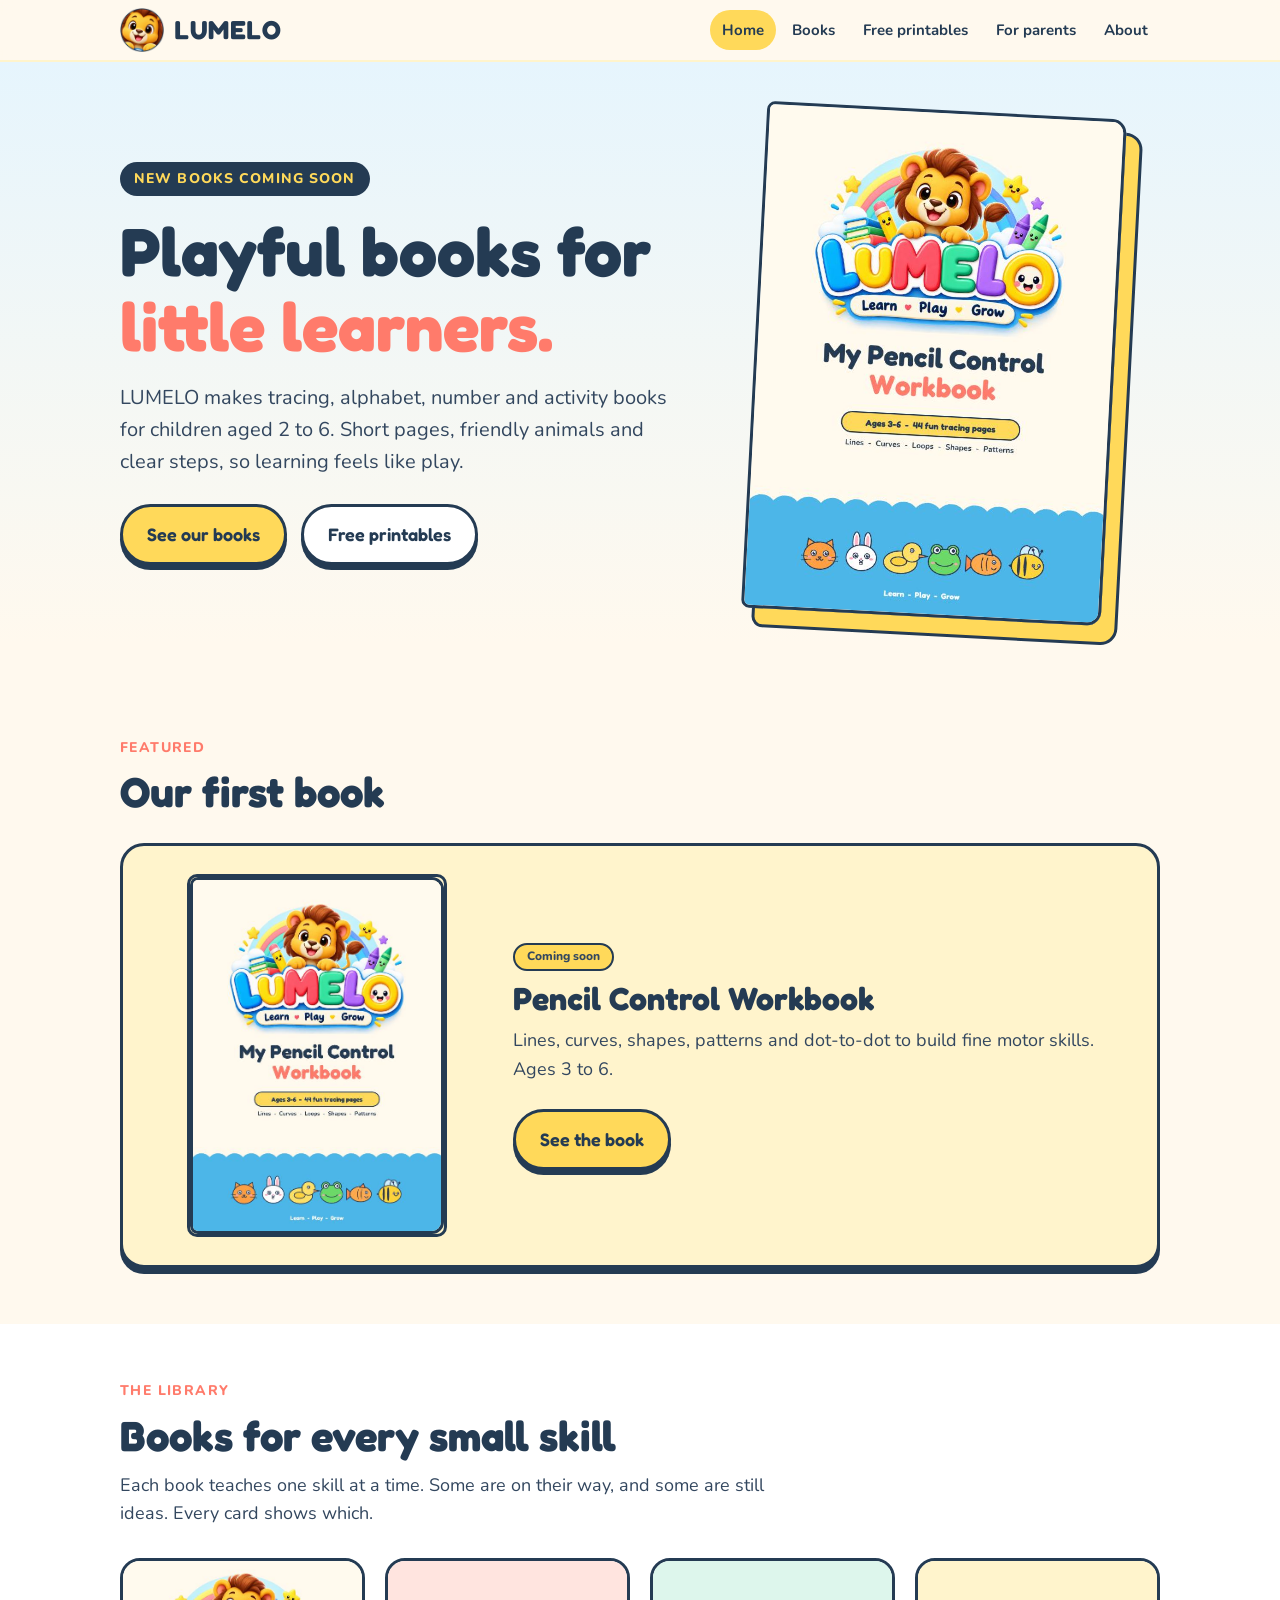
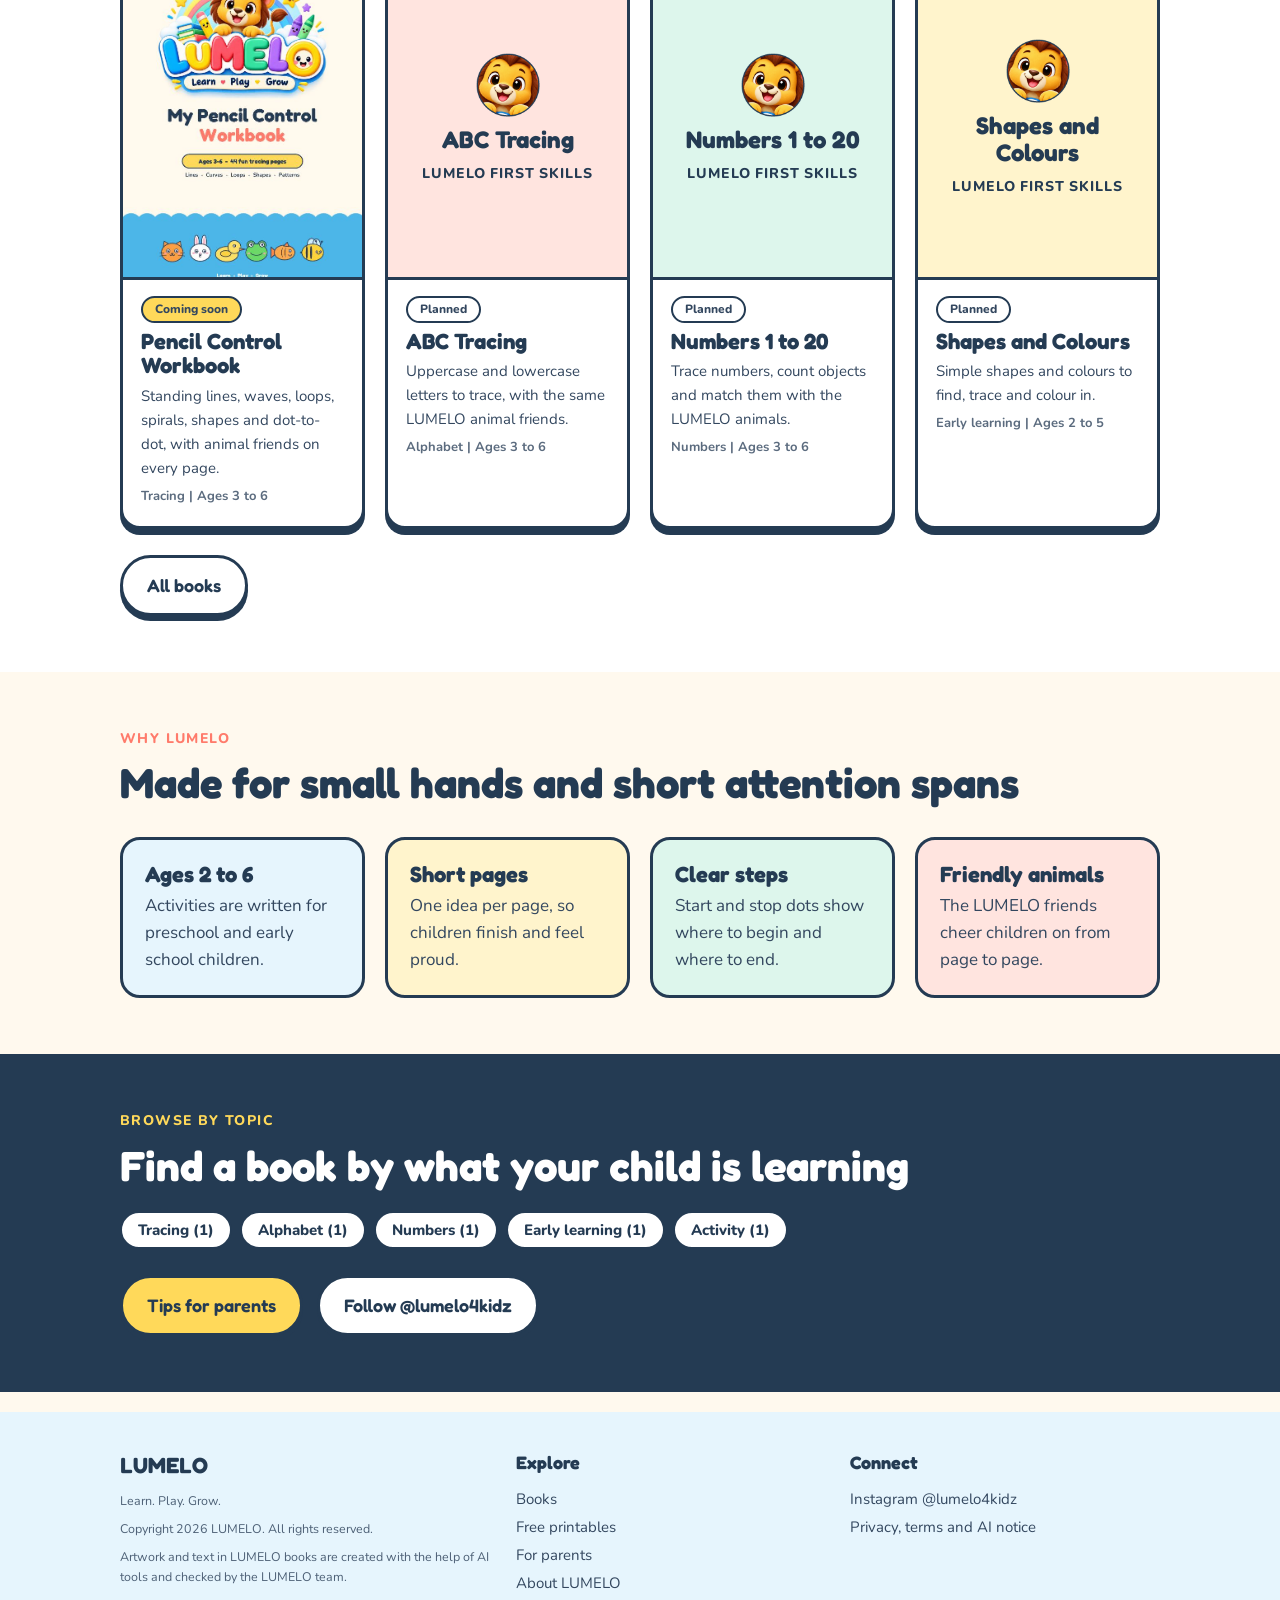
<file: index.html>
<!doctype html>
<html lang="en">
<head>
<meta charset="utf-8">
<meta name="viewport" content="width=device-width, initial-scale=1">
<title>LUMELO | Playful books for little learners</title>
<meta name="description" content="LUMELO makes playful learning books and printables for children aged 2 to 6. Tracing, alphabet, numbers and activity books.">
<meta property="og:title" content="LUMELO | Playful books for little learners">
<meta property="og:description" content="LUMELO makes playful learning books and printables for children aged 2 to 6. Tracing, alphabet, numbers and activity books.">
<meta property="og:image" content="cover.jpg">
<link rel="icon" href="lion-badge.png">
<link rel="preconnect" href="https://fonts.googleapis.com">
<link rel="preconnect" href="https://fonts.gstatic.com" crossorigin>
<link href="https://fonts.googleapis.com/css2?family=Fredoka:wght@500;600;700&family=Nunito:wght@400;600;700;800&display=swap" rel="stylesheet">
<link rel="stylesheet" href="style.css">
</head>
<body data-page="home">
<a class="skip" href="#main">Skip to content</a>
<header id="site-header"></header>
<main id="main">

<div class="hero"><div class="wrap">
<div>
<span class="tag">New books coming soon</span>
<h1>Playful books for <span>little learners.</span></h1>
<p class="lead">LUMELO makes tracing, alphabet, number and activity books for children aged 2 to 6. Short pages, friendly animals and clear steps, so learning feels like play.</p>
<div class="cta"><a class="btn" href="books.html">See our books</a><a class="btn alt" href="printables.html">Free printables</a></div>
</div>
<div class="stage"><img id="hero-cover" src="cover.jpg" alt="LUMELO workbook cover with a lion cub and animal friends"></div>
</div></div>

<section><div class="wrap">
<div class="eyebrow">Featured</div>
<h2>Our first book</h2>
<div id="featured" class="feat" style="margin-top:28px"></div>
</div></section>

<section style="background:var(--paper)"><div class="wrap">
<div class="eyebrow">The library</div>
<h2>Books for every small skill</h2>
<p class="sub">Each book teaches one skill at a time. Some are on their way, and some are still ideas. Every card shows which.</p>
<div id="latest" class="grid g4"></div>
<div class="cta"><a class="btn alt" href="books.html">All books</a></div>
</div></section>

<section><div class="wrap">
<div class="eyebrow">Why LUMELO</div>
<h2>Made for small hands and short attention spans</h2>
<div class="grid g4">
<div class="why c-sky"><h3>Ages 2 to 6</h3><p>Activities are written for preschool and early school children.</p></div>
<div class="why c-sun"><h3>Short pages</h3><p>One idea per page, so children finish and feel proud.</p></div>
<div class="why c-mint"><h3>Clear steps</h3><p>Start and stop dots show where to begin and where to end.</p></div>
<div class="why c-coral"><h3>Friendly animals</h3><p>The LUMELO friends cheer children on from page to page.</p></div>
</div>
</div></section>

<section class="dark"><div class="wrap">
<div class="eyebrow">Browse by topic</div>
<h2>Find a book by what your child is learning</h2>
<div id="categories" class="chips"></div>
<div class="cta"><a class="btn" href="parents.html">Tips for parents</a><a class="btn alt" href="https://www.instagram.com/lumelo4kidz/" target="_blank" rel="noopener">Follow @lumelo4kidz</a></div>
</div></section>
</main>
<footer id="site-footer"></footer>
<script src="books.js"></script>
<script src="site.js"></script>
</body>
</html>
</file>
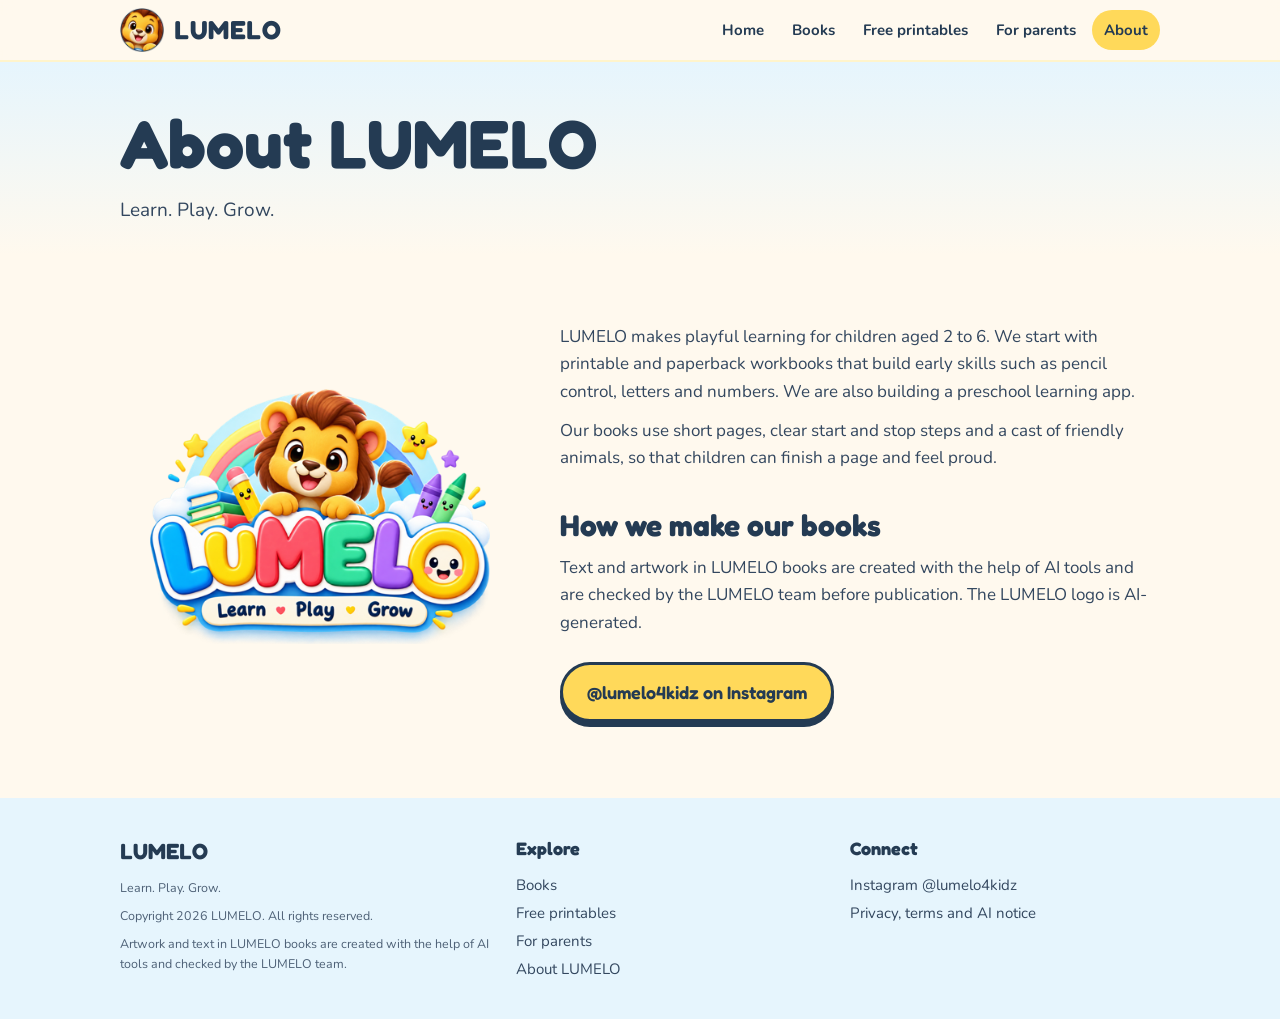
<file: about.html>
<!doctype html>
<html lang="en">
<head>
<meta charset="utf-8">
<meta name="viewport" content="width=device-width, initial-scale=1">
<title>About LUMELO</title>
<meta name="description" content="LUMELO makes playful learning books and apps for children aged 2 to 6.">
<meta property="og:title" content="About LUMELO">
<meta property="og:description" content="LUMELO makes playful learning books and apps for children aged 2 to 6.">
<meta property="og:image" content="cover.jpg">
<link rel="icon" href="lion-badge.png">
<link rel="preconnect" href="https://fonts.googleapis.com">
<link rel="preconnect" href="https://fonts.gstatic.com" crossorigin>
<link href="https://fonts.googleapis.com/css2?family=Fredoka:wght@500;600;700&family=Nunito:wght@400;600;700;800&display=swap" rel="stylesheet">
<link rel="stylesheet" href="style.css">
</head>
<body data-page="about">
<a class="skip" href="#main">Skip to content</a>
<header id="site-header"></header>
<main id="main">

<div class="pagehead"><div class="wrap"><h1>About LUMELO</h1><p>Learn. Play. Grow.</p></div></div>
<section><div class="wrap" style="display:grid;grid-template-columns:.8fr 1.2fr;gap:40px;align-items:center" id="aboutgrid">
<img src="logo.png" alt="LUMELO logo: a lion cub with a rainbow and the words Learn, Play, Grow" style="width:min(100%,340px);justify-self:center">
<div class="prose">
<p>LUMELO makes playful learning for children aged 2 to 6. We start with printable and paperback workbooks that build early skills such as pencil control, letters and numbers. We are also building a preschool learning app.</p>
<p>Our books use short pages, clear start and stop steps and a cast of friendly animals, so that children can finish a page and feel proud.</p>
<h2>How we make our books</h2>
<p>Text and artwork in LUMELO books are created with the help of AI tools and are checked by the LUMELO team before publication. The LUMELO logo is AI-generated.</p>
<div class="cta"><a class="btn" href="https://www.instagram.com/lumelo4kidz/" target="_blank" rel="noopener">@lumelo4kidz on Instagram</a></div>
</div></div></section>
<style>@media (max-width:820px){#aboutgrid{grid-template-columns:1fr!important}}</style>
</main>
<footer id="site-footer"></footer>
<script src="books.js"></script>
<script src="site.js"></script>
</body>
</html>
</file>
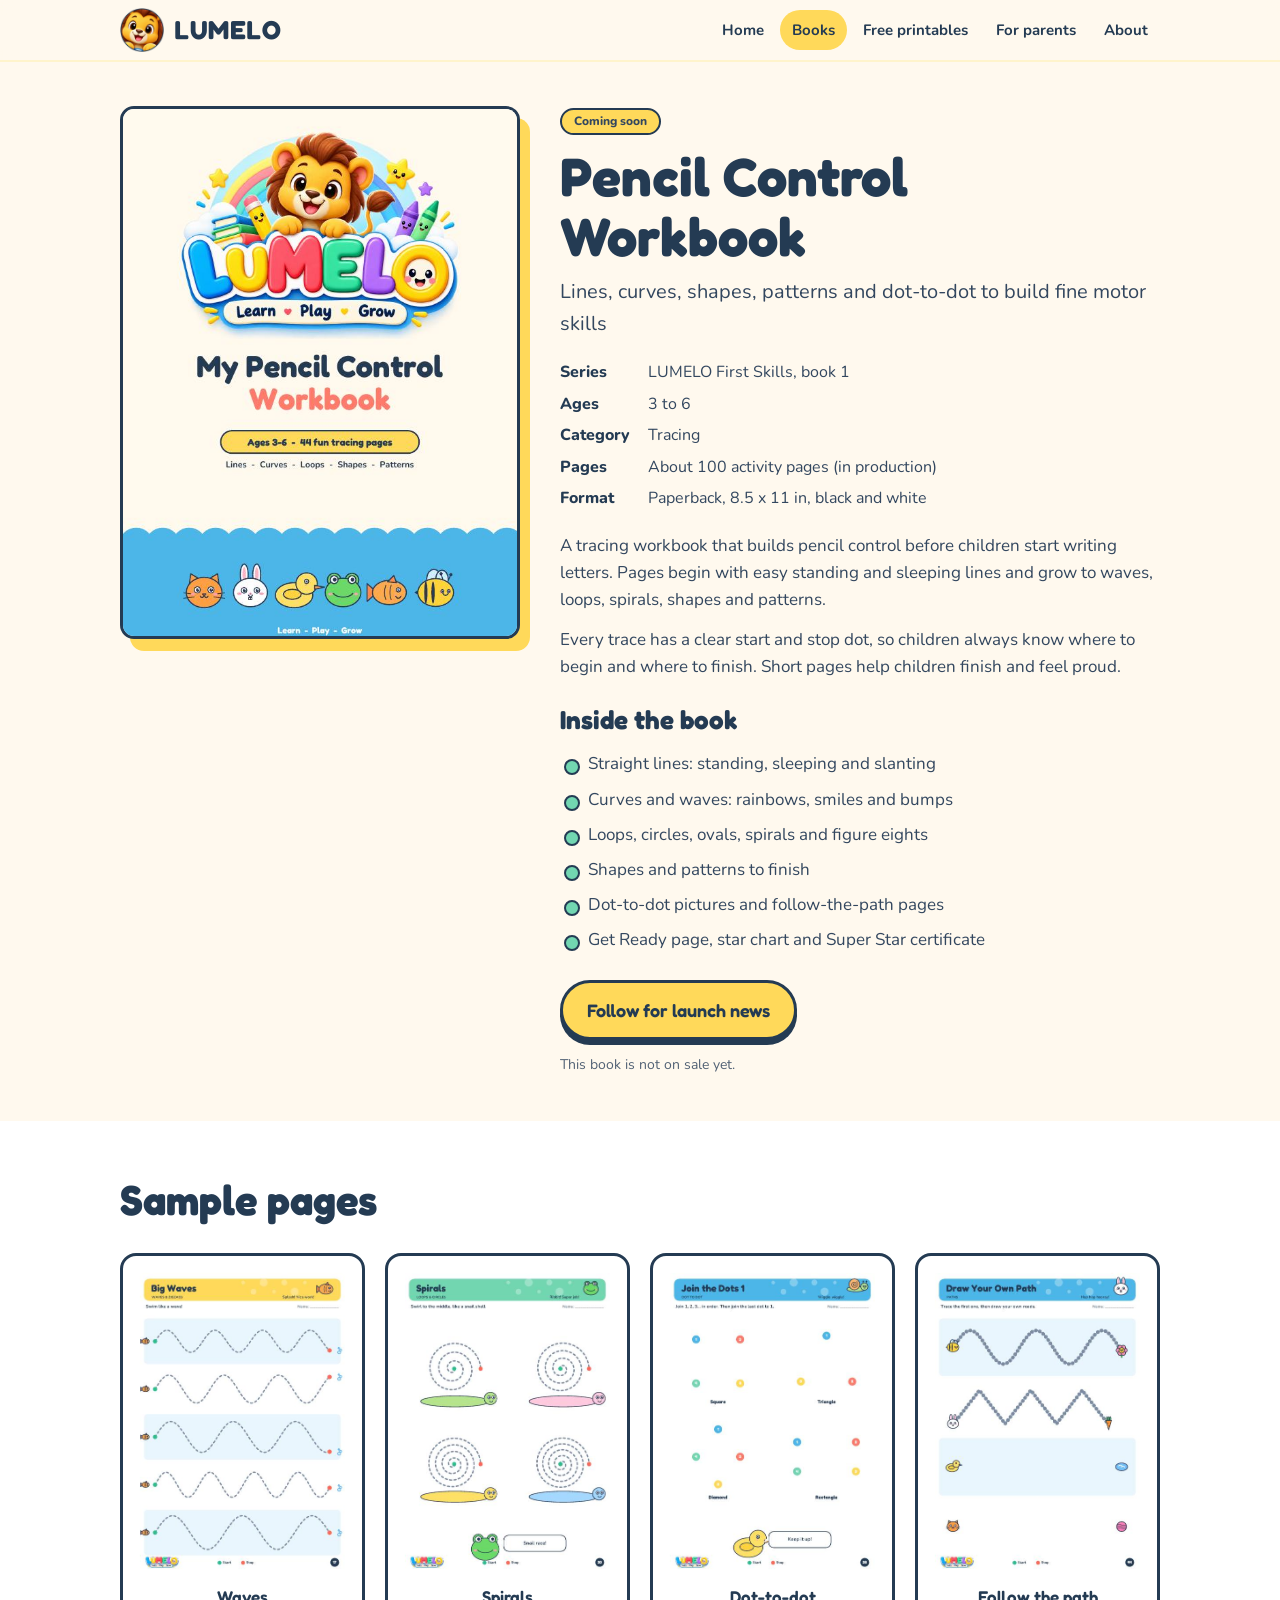
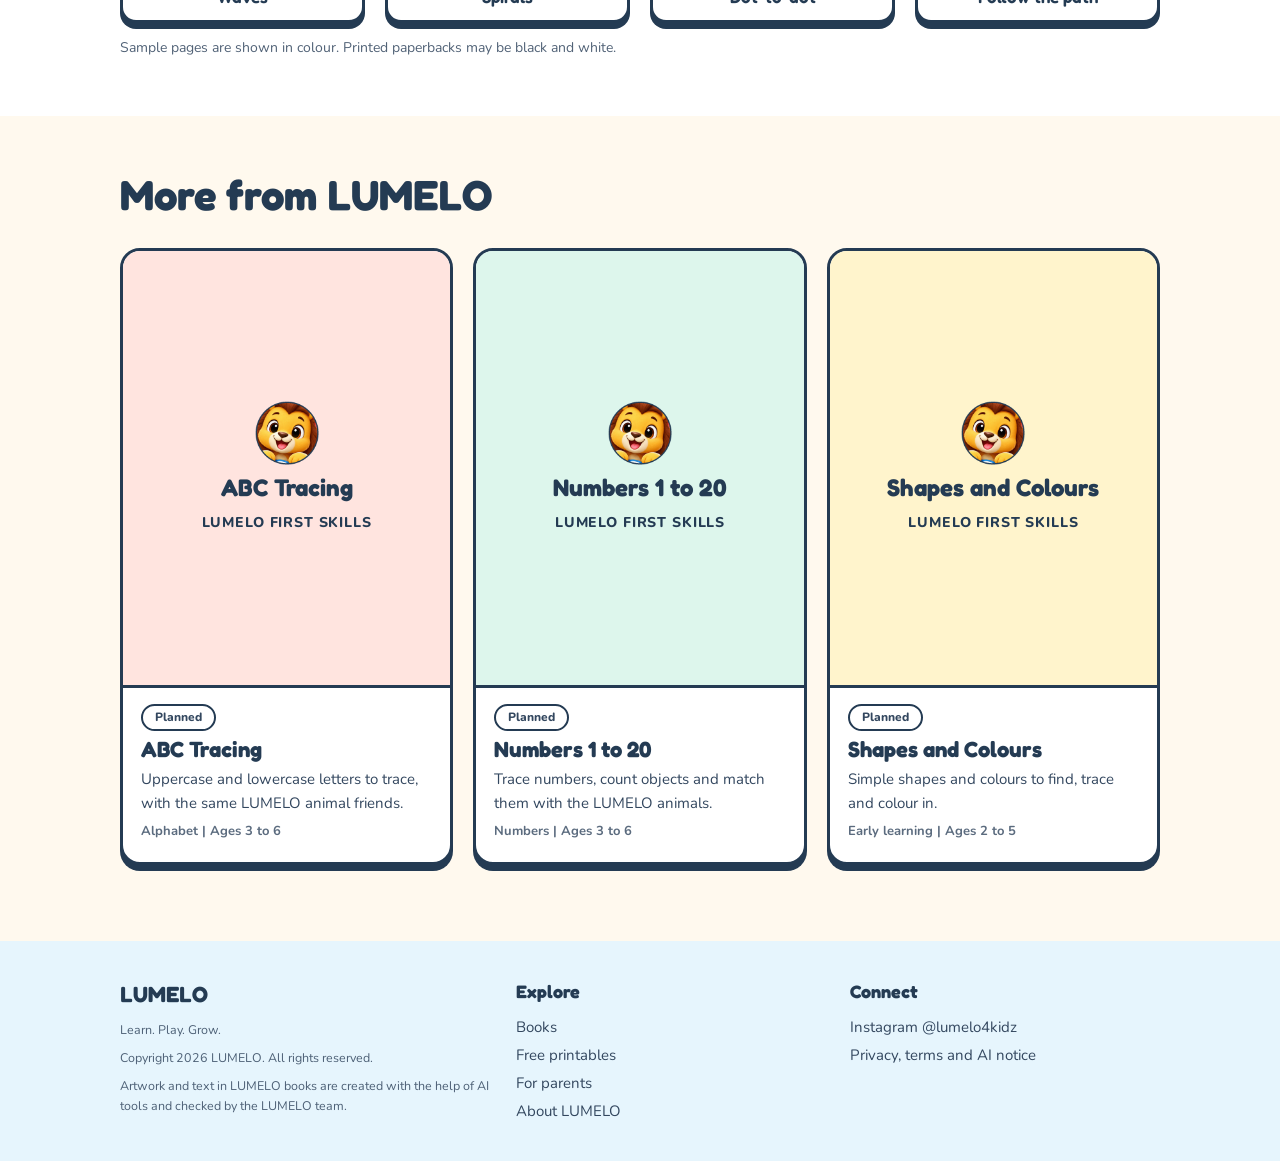
<file: book.html>
<!doctype html>
<html lang="en">
<head>
<meta charset="utf-8">
<meta name="viewport" content="width=device-width, initial-scale=1">
<title>Book | LUMELO</title>
<meta name="description" content="A LUMELO book for young learners.">
<meta property="og:title" content="Book | LUMELO">
<meta property="og:description" content="A LUMELO book for young learners.">
<meta property="og:image" content="cover.jpg">
<link rel="icon" href="lion-badge.png">
<link rel="preconnect" href="https://fonts.googleapis.com">
<link rel="preconnect" href="https://fonts.gstatic.com" crossorigin>
<link href="https://fonts.googleapis.com/css2?family=Fredoka:wght@500;600;700&family=Nunito:wght@400;600;700;800&display=swap" rel="stylesheet">
<link rel="stylesheet" href="style.css">
</head>
<body data-page="book">
<a class="skip" href="#main">Skip to content</a>
<header id="site-header"></header>
<main id="main">

<div class="wrap"><div id="detail" class="detail"></div></div>
<section style="background:var(--paper)"><div class="wrap">
<h2>Sample pages</h2>
<div id="samples" class="grid g4"></div>
<p class="note">Sample pages are shown in colour. Printed paperbacks may be black and white.</p>
</div></section>
<section><div class="wrap">
<h2>More from LUMELO</h2>
<div id="more" class="grid g3"></div>
</div></section>
</main>
<footer id="site-footer"></footer>
<script src="books.js"></script>
<script src="site.js"></script>
</body>
</html>
</file>
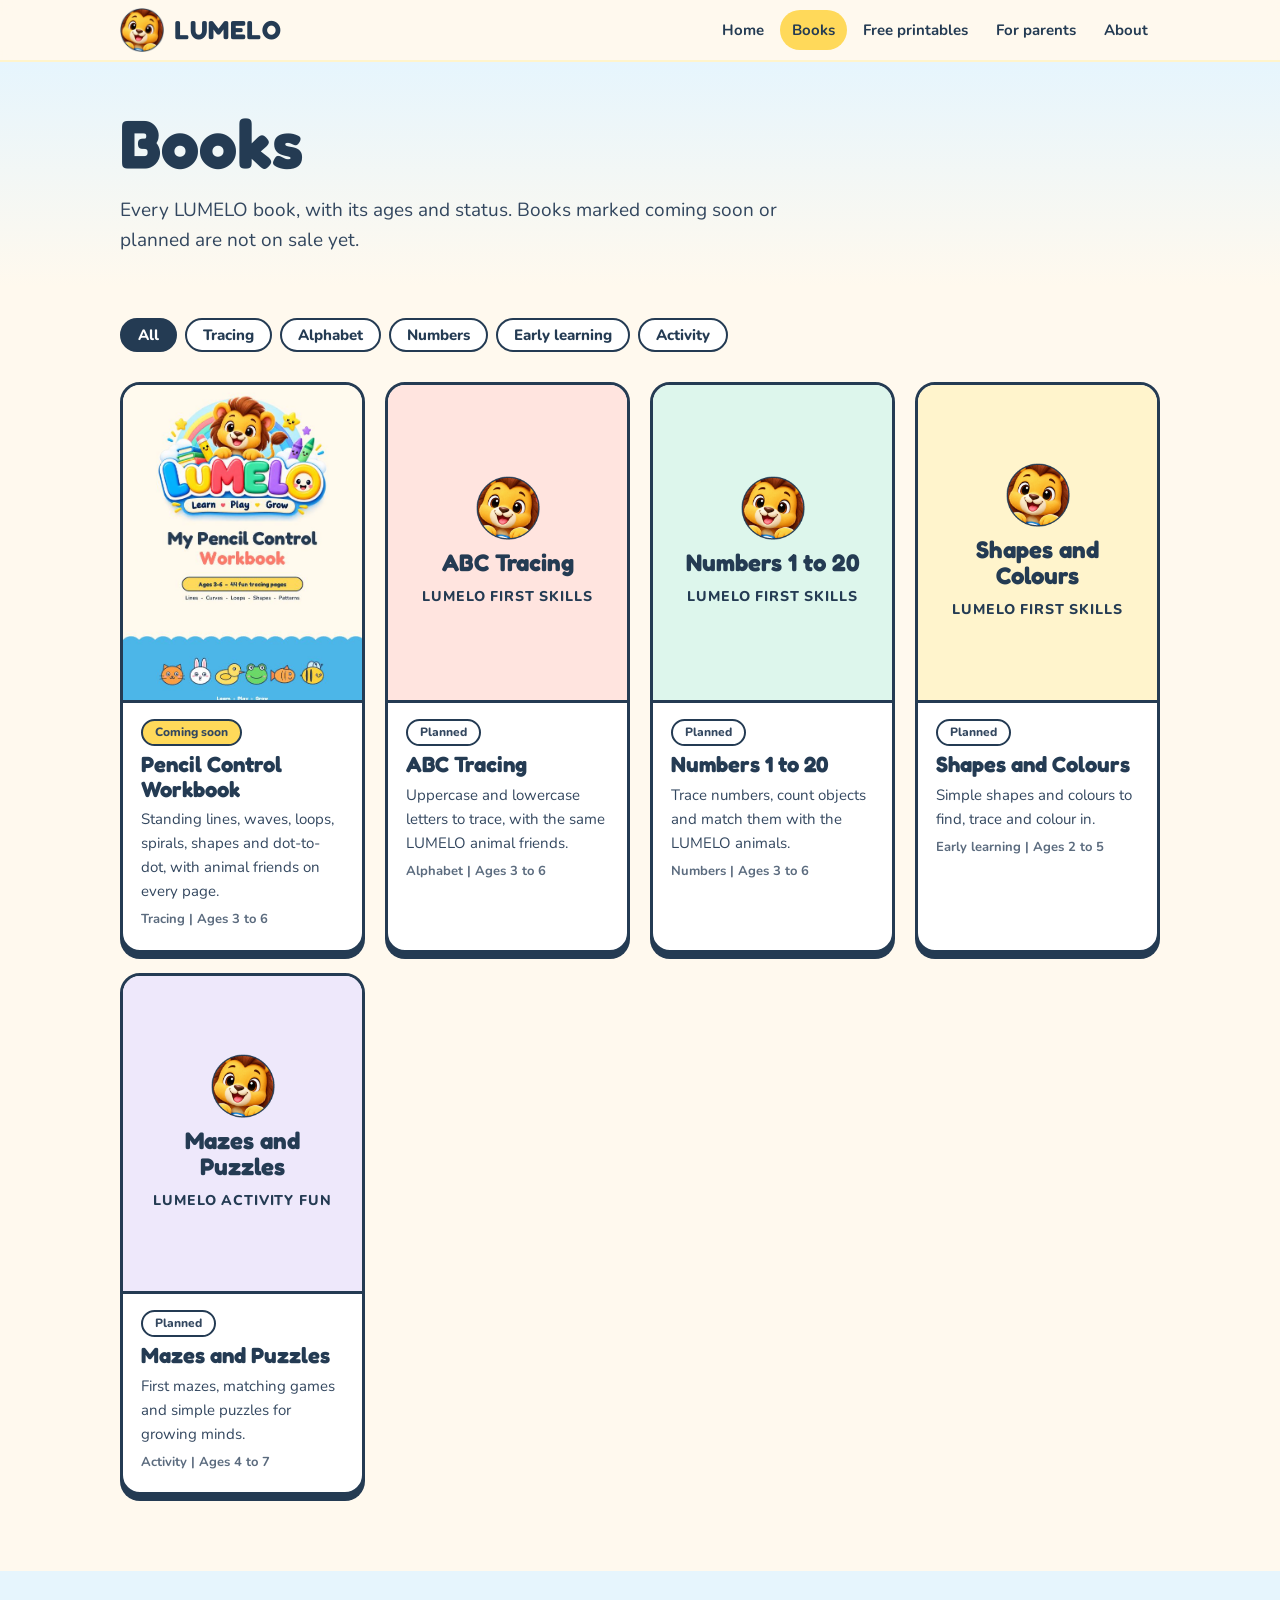
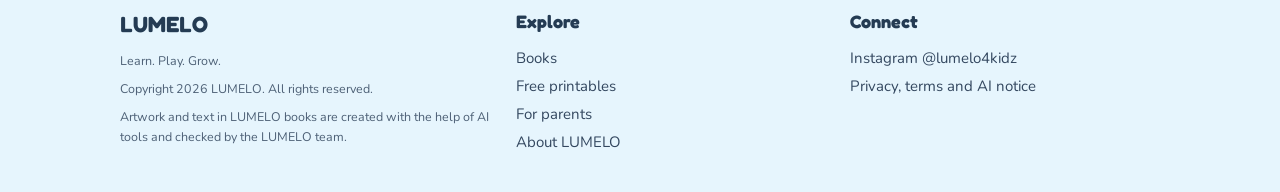
<file: books.html>
<!doctype html>
<html lang="en">
<head>
<meta charset="utf-8">
<meta name="viewport" content="width=device-width, initial-scale=1">
<title>Books | LUMELO</title>
<meta name="description" content="All LUMELO books: tracing, alphabet, numbers and activity books for ages 2 to 6.">
<meta property="og:title" content="Books | LUMELO">
<meta property="og:description" content="All LUMELO books: tracing, alphabet, numbers and activity books for ages 2 to 6.">
<meta property="og:image" content="cover.jpg">
<link rel="icon" href="lion-badge.png">
<link rel="preconnect" href="https://fonts.googleapis.com">
<link rel="preconnect" href="https://fonts.gstatic.com" crossorigin>
<link href="https://fonts.googleapis.com/css2?family=Fredoka:wght@500;600;700&family=Nunito:wght@400;600;700;800&display=swap" rel="stylesheet">
<link rel="stylesheet" href="style.css">
</head>
<body data-page="books">
<a class="skip" href="#main">Skip to content</a>
<header id="site-header"></header>
<main id="main">

<div class="pagehead"><div class="wrap"><h1>Books</h1><p>Every LUMELO book, with its ages and status. Books marked coming soon or planned are not on sale yet.</p></div></div>
<section style="padding-top:10px"><div class="wrap">
<div id="filters" class="chips" role="group" aria-label="Filter by topic"></div>
<div id="catalogue" class="grid g4"></div>
</div></section>
</main>
<footer id="site-footer"></footer>
<script src="books.js"></script>
<script src="site.js"></script>
</body>
</html>
</file>
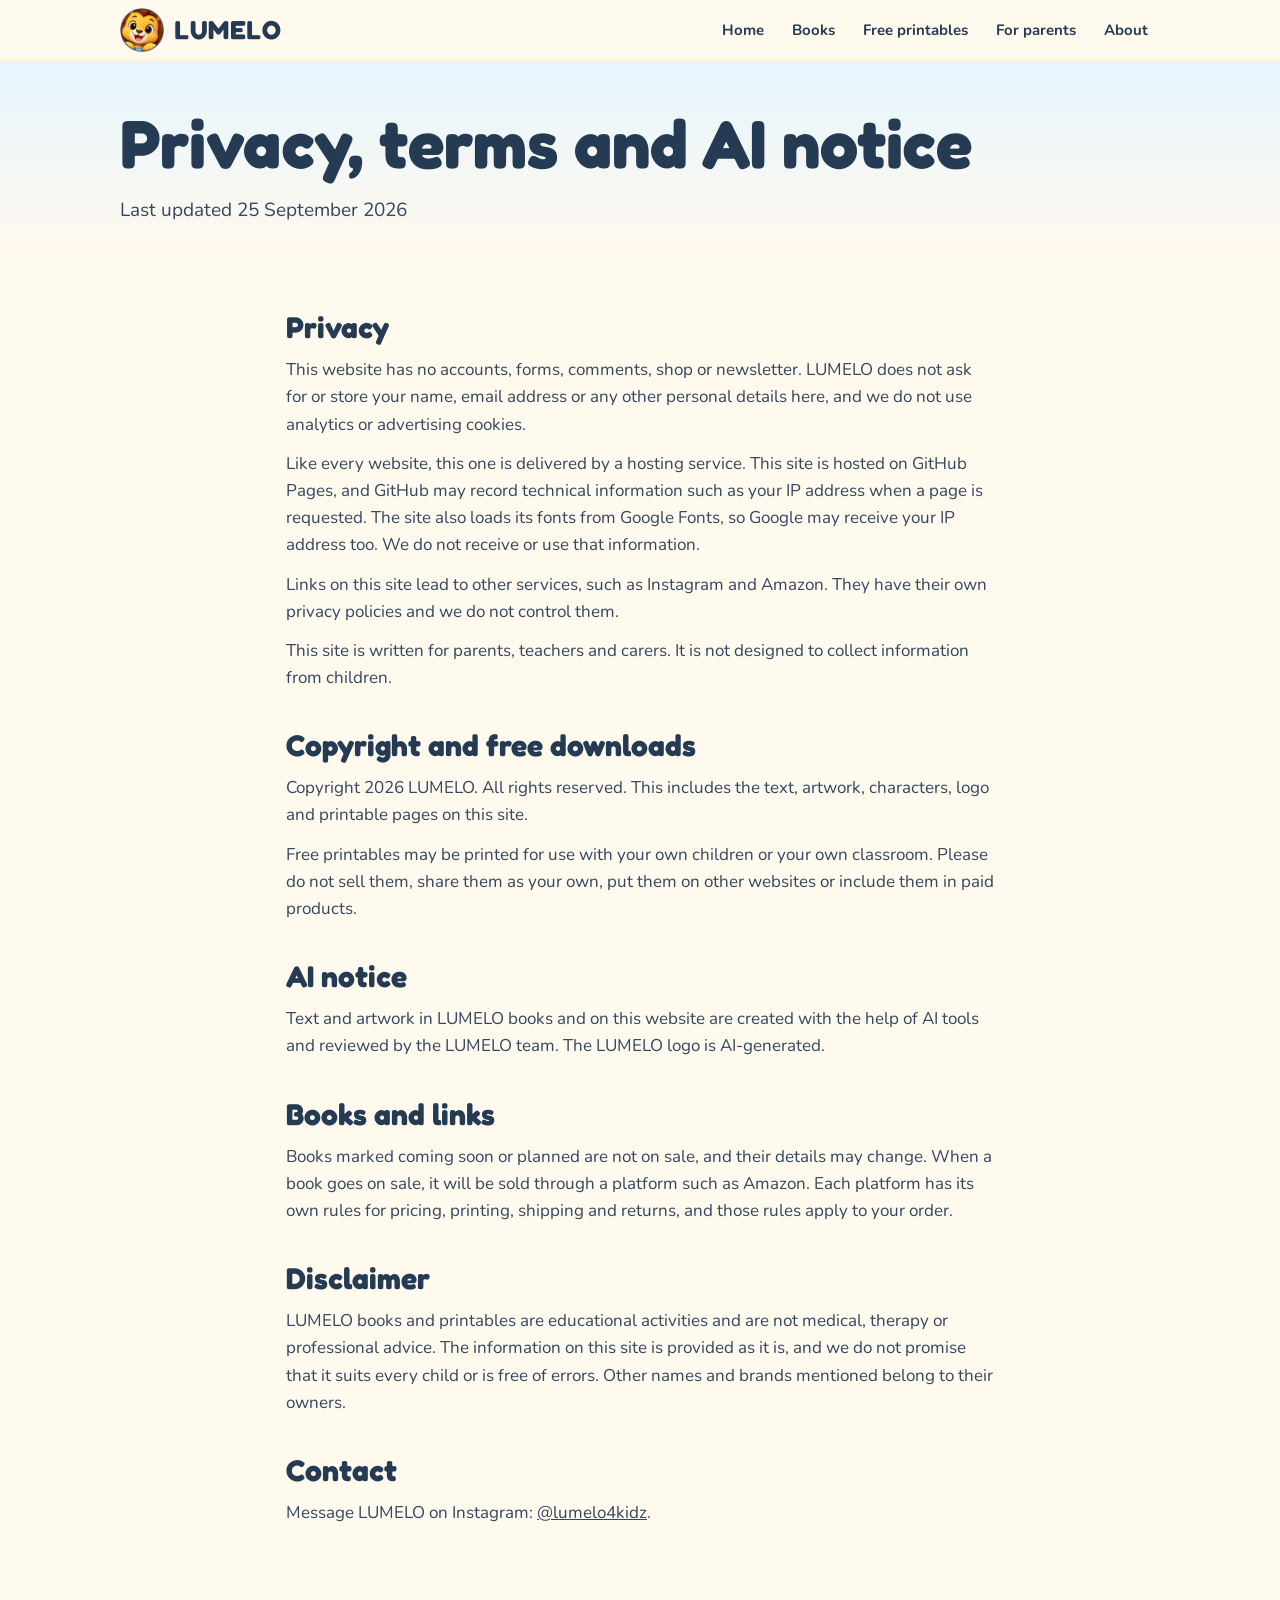
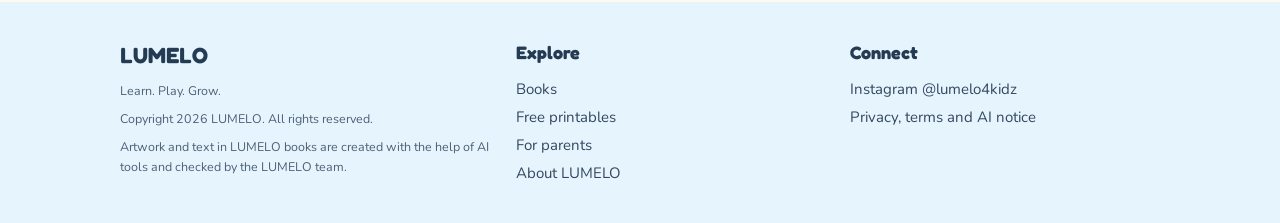
<file: legal.html>
<!doctype html>
<html lang="en">
<head>
<meta charset="utf-8">
<meta name="viewport" content="width=device-width, initial-scale=1">
<title>Privacy, terms and AI notice | LUMELO</title>
<meta name="description" content="Privacy, copyright, AI-content notice and disclaimer for the LUMELO website.">
<meta property="og:title" content="Privacy, terms and AI notice | LUMELO">
<meta property="og:description" content="Privacy, copyright, AI-content notice and disclaimer for the LUMELO website.">
<meta property="og:image" content="cover.jpg">
<link rel="icon" href="lion-badge.png">
<link rel="preconnect" href="https://fonts.googleapis.com">
<link rel="preconnect" href="https://fonts.gstatic.com" crossorigin>
<link href="https://fonts.googleapis.com/css2?family=Fredoka:wght@500;600;700&family=Nunito:wght@400;600;700;800&display=swap" rel="stylesheet">
<link rel="stylesheet" href="style.css">
</head>
<body data-page="legal">
<a class="skip" href="#main">Skip to content</a>
<header id="site-header"></header>
<main id="main">

<div class="pagehead"><div class="wrap"><h1>Privacy, terms and AI notice</h1><p>Last updated 25 September 2026</p></div></div>
<section><div class="wrap prose">
<h2 style="margin-top:0">Privacy</h2>
<p>This website has no accounts, forms, comments, shop or newsletter. LUMELO does not ask for or store your name, email address or any other personal details here, and we do not use analytics or advertising cookies.</p>
<p>Like every website, this one is delivered by a hosting service. This site is hosted on GitHub Pages, and GitHub may record technical information such as your IP address when a page is requested. The site also loads its fonts from Google Fonts, so Google may receive your IP address too. We do not receive or use that information.</p>
<p>Links on this site lead to other services, such as Instagram and Amazon. They have their own privacy policies and we do not control them.</p>
<p>This site is written for parents, teachers and carers. It is not designed to collect information from children.</p>
<h2>Copyright and free downloads</h2>
<p>Copyright 2026 LUMELO. All rights reserved. This includes the text, artwork, characters, logo and printable pages on this site.</p>
<p>Free printables may be printed for use with your own children or your own classroom. Please do not sell them, share them as your own, put them on other websites or include them in paid products.</p>
<h2>AI notice</h2>
<p>Text and artwork in LUMELO books and on this website are created with the help of AI tools and reviewed by the LUMELO team. The LUMELO logo is AI-generated.</p>
<h2>Books and links</h2>
<p>Books marked coming soon or planned are not on sale, and their details may change. When a book goes on sale, it will be sold through a platform such as Amazon. Each platform has its own rules for pricing, printing, shipping and returns, and those rules apply to your order.</p>
<h2>Disclaimer</h2>
<p>LUMELO books and printables are educational activities and are not medical, therapy or professional advice. The information on this site is provided as it is, and we do not promise that it suits every child or is free of errors. Other names and brands mentioned belong to their owners.</p>
<h2>Contact</h2>
<p>Message LUMELO on Instagram: <a href="https://www.instagram.com/lumelo4kidz/" target="_blank" rel="noopener">@lumelo4kidz</a>.</p>
</div></section>
</main>
<footer id="site-footer"></footer>
<script src="books.js"></script>
<script src="site.js"></script>
</body>
</html>
</file>
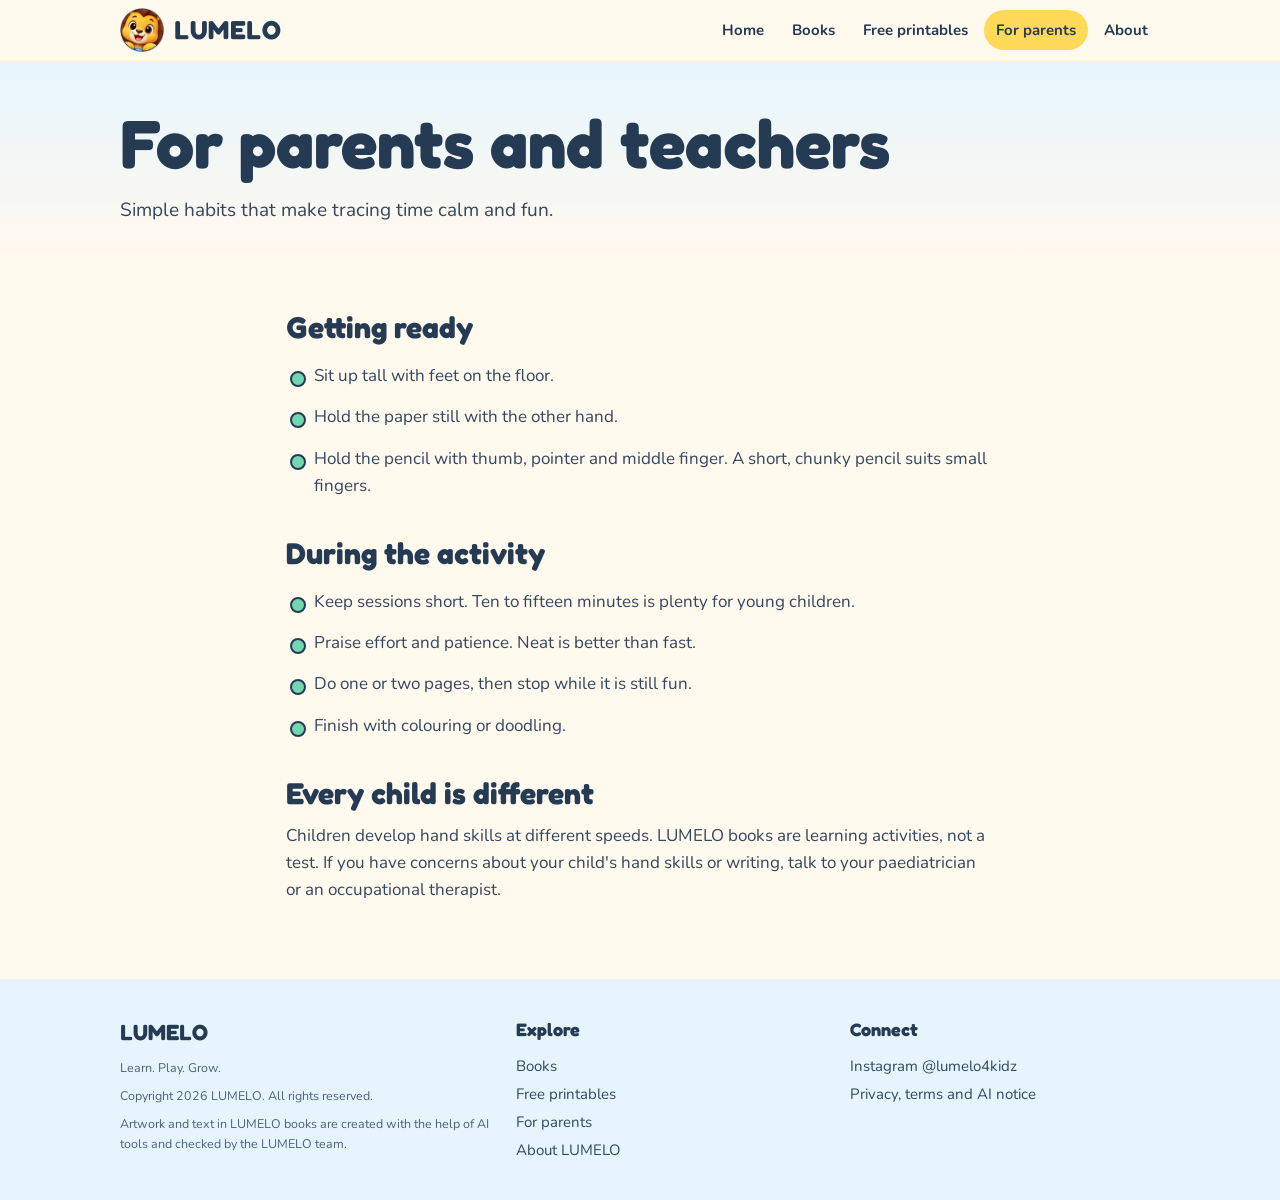
<file: parents.html>
<!doctype html>
<html lang="en">
<head>
<meta charset="utf-8">
<meta name="viewport" content="width=device-width, initial-scale=1">
<title>For parents | LUMELO</title>
<meta name="description" content="Simple tips for helping children build pencil control and enjoy early learning.">
<meta property="og:title" content="For parents | LUMELO">
<meta property="og:description" content="Simple tips for helping children build pencil control and enjoy early learning.">
<meta property="og:image" content="cover.jpg">
<link rel="icon" href="lion-badge.png">
<link rel="preconnect" href="https://fonts.googleapis.com">
<link rel="preconnect" href="https://fonts.gstatic.com" crossorigin>
<link href="https://fonts.googleapis.com/css2?family=Fredoka:wght@500;600;700&family=Nunito:wght@400;600;700;800&display=swap" rel="stylesheet">
<link rel="stylesheet" href="style.css">
</head>
<body data-page="parents">
<a class="skip" href="#main">Skip to content</a>
<header id="site-header"></header>
<main id="main">

<div class="pagehead"><div class="wrap"><h1>For parents and teachers</h1><p>Simple habits that make tracing time calm and fun.</p></div></div>
<section><div class="wrap prose">
<h2 style="margin-top:0">Getting ready</h2>
<ul class="ticks"><li>Sit up tall with feet on the floor.</li><li>Hold the paper still with the other hand.</li><li>Hold the pencil with thumb, pointer and middle finger. A short, chunky pencil suits small fingers.</li></ul>
<h2>During the activity</h2>
<ul class="ticks"><li>Keep sessions short. Ten to fifteen minutes is plenty for young children.</li><li>Praise effort and patience. Neat is better than fast.</li><li>Do one or two pages, then stop while it is still fun.</li><li>Finish with colouring or doodling.</li></ul>
<h2>Every child is different</h2>
<p>Children develop hand skills at different speeds. LUMELO books are learning activities, not a test. If you have concerns about your child's hand skills or writing, talk to your paediatrician or an occupational therapist.</p>
</div></section>
</main>
<footer id="site-footer"></footer>
<script src="books.js"></script>
<script src="site.js"></script>
</body>
</html>
</file>
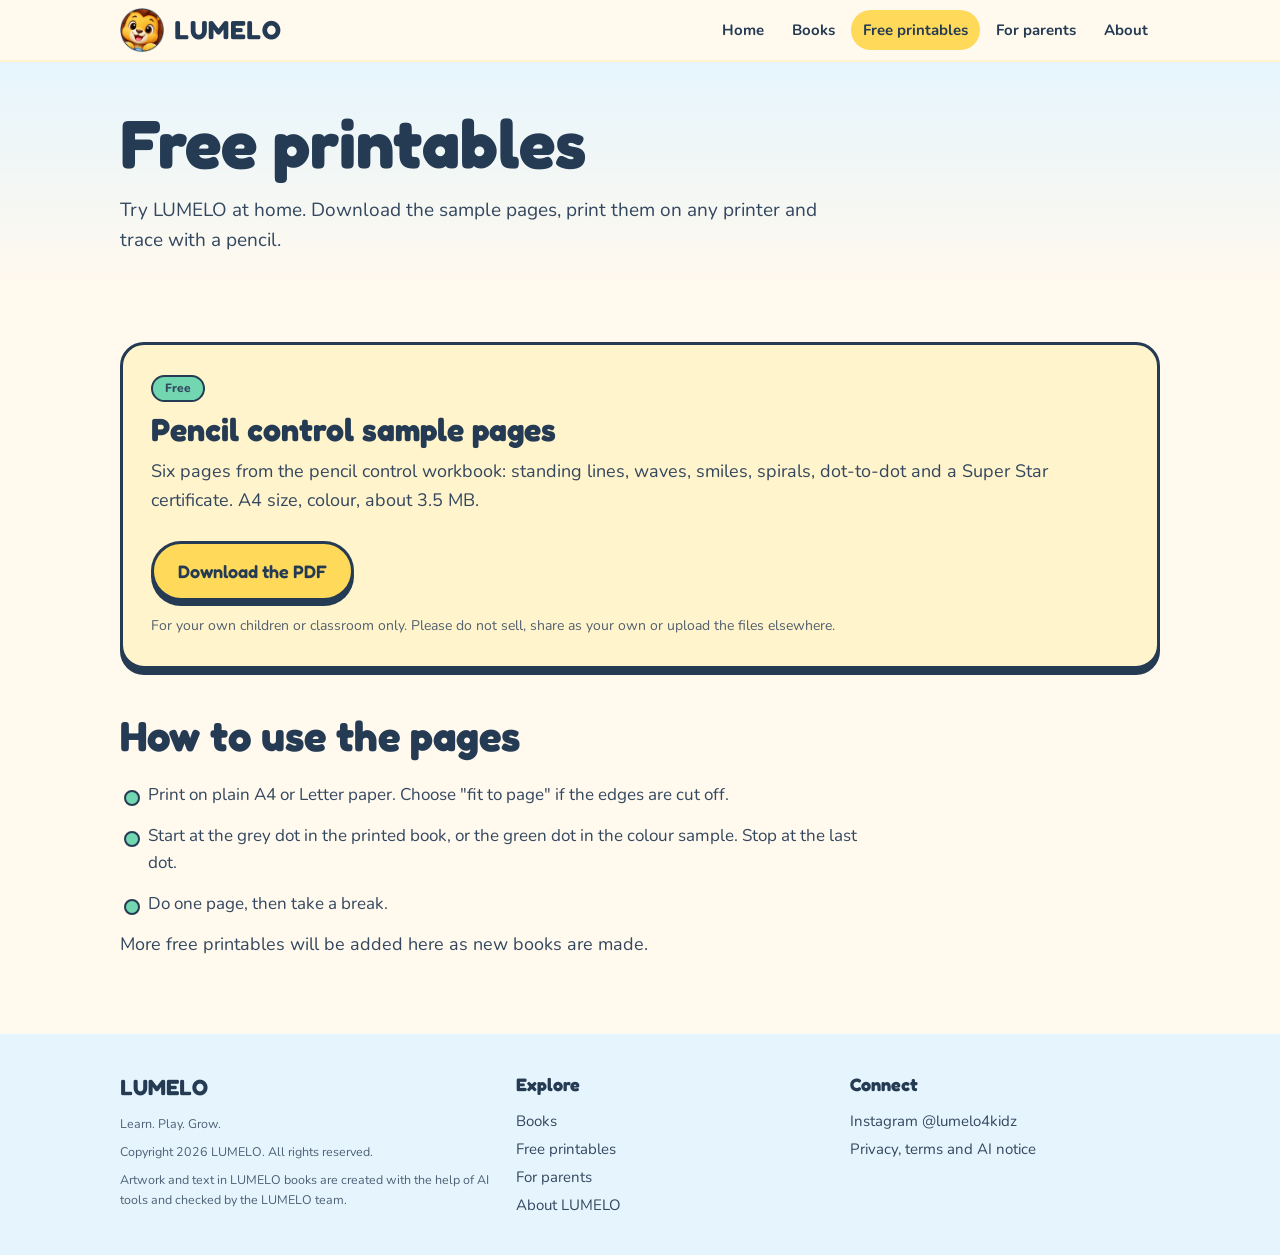
<file: printables.html>
<!doctype html>
<html lang="en">
<head>
<meta charset="utf-8">
<meta name="viewport" content="width=device-width, initial-scale=1">
<title>Free printables | LUMELO</title>
<meta name="description" content="Free LUMELO printable sample pages for ages 3 to 6. Download, print and trace.">
<meta property="og:title" content="Free printables | LUMELO">
<meta property="og:description" content="Free LUMELO printable sample pages for ages 3 to 6. Download, print and trace.">
<meta property="og:image" content="cover.jpg">
<link rel="icon" href="lion-badge.png">
<link rel="preconnect" href="https://fonts.googleapis.com">
<link rel="preconnect" href="https://fonts.gstatic.com" crossorigin>
<link href="https://fonts.googleapis.com/css2?family=Fredoka:wght@500;600;700&family=Nunito:wght@400;600;700;800&display=swap" rel="stylesheet">
<link rel="stylesheet" href="style.css">
</head>
<body data-page="printables">
<a class="skip" href="#main">Skip to content</a>
<header id="site-header"></header>
<main id="main">

<div class="pagehead"><div class="wrap"><h1>Free printables</h1><p>Try LUMELO at home. Download the sample pages, print them on any printer and trace with a pencil.</p></div></div>
<section><div class="wrap">
<div class="feat" style="grid-template-columns:1fr">
<div>
<span class="state available">Free</span>
<h3 style="font-size:32px;margin-top:10px">Pencil control sample pages</h3>
<p style="margin-top:10px;font-size:18px">Six pages from the pencil control workbook: standing lines, waves, smiles, spirals, dot-to-dot and a Super Star certificate. A4 size, colour, about 3.5 MB.</p>
<div class="cta"><a class="btn" href="LUMELO-free-sample-pages.pdf" download>Download the PDF</a></div>
<p class="note">For your own children or classroom only. Please do not sell, share as your own or upload the files elsewhere.</p>
</div></div>
<h2 style="margin-top:44px">How to use the pages</h2>
<ul class="ticks prose"><li>Print on plain A4 or Letter paper. Choose "fit to page" if the edges are cut off.</li><li>Start at the grey dot in the printed book, or the green dot in the colour sample. Stop at the last dot.</li><li>Do one page, then take a break.</li></ul>
<p class="sub">More free printables will be added here as new books are made.</p>
</div></section>
</main>
<footer id="site-footer"></footer>
<script src="books.js"></script>
<script src="site.js"></script>
</body>
</html>
</file>
<file: style.css>
:root{--sky:#4DB6E8;--sun:#FFD95A;--coral:#FF7B6B;--mint:#72D6B1;--lav:#A98BE8;--cream:#FFF9EE;--navy:#243B53;--ink:#33475F;--paper:#FFFFFF;--sky-soft:#E6F5FD;--sun-soft:#FFF4CC;--mint-soft:#DDF6EC;--coral-soft:#FFE4DF;--lav-soft:#EEE8FB;color-scheme:light}
*{box-sizing:border-box}
html{scroll-behavior:smooth}
body{margin:0;background:var(--cream);color:var(--ink);font-family:Nunito,system-ui,sans-serif;font-size:17px;line-height:1.6}
img{display:block;max-width:100%}
h1,h2,h3{font-family:Fredoka,Nunito,sans-serif;color:var(--navy);line-height:1.1;text-wrap:balance;margin:0}
p{margin:0}
a{color:inherit}
.wrap{max-width:1080px;margin-inline:auto;padding-inline:20px}
.skip{position:absolute;left:-999px}.skip:focus{left:8px;top:8px;background:var(--sun);padding:8px 14px;border-radius:8px;z-index:20}
header.top{position:sticky;top:0;z-index:10;background:rgba(255,249,238,.95);backdrop-filter:blur(8px);border-bottom:2px solid var(--sun-soft)}
.bar{display:flex;align-items:center;justify-content:space-between;gap:16px;padding-block:8px}
.brand{display:flex;align-items:center;gap:10px;text-decoration:none;font-family:Fredoka;font-weight:700;font-size:26px;color:var(--navy);letter-spacing:.02em}
.brand img{width:44px;height:44px}
nav{display:flex;gap:4px;flex-wrap:wrap;justify-content:flex-end}
nav a{font-weight:700;font-size:15px;text-decoration:none;padding:8px 12px;border-radius:999px;color:var(--navy)}
nav a:hover,nav a:focus-visible{background:var(--sky-soft);outline:none}
nav a[aria-current="page"]{background:var(--sun)}
.btn{display:inline-flex;align-items:center;gap:8px;font-family:Fredoka;font-weight:600;font-size:18px;text-decoration:none;padding:13px 24px;border-radius:999px;border:3px solid var(--navy);background:var(--sun);color:var(--navy);box-shadow:0 5px 0 var(--navy);transition:transform .12s,box-shadow .12s;cursor:pointer}
.btn:hover,.btn:focus-visible{transform:translateY(2px);box-shadow:0 3px 0 var(--navy);outline:none}
.btn.alt{background:var(--paper)}
.hero{overflow:hidden;background:linear-gradient(180deg,var(--sky-soft),var(--cream) 94%)}
.hero .wrap{display:grid;grid-template-columns:1.1fr .9fr;gap:36px;align-items:center;padding-block:48px 64px}
.tag{display:inline-block;font-weight:800;font-size:14px;letter-spacing:.08em;text-transform:uppercase;background:var(--navy);color:var(--sun);padding:6px 14px;border-radius:999px;margin-bottom:18px}
.hero h1,.pagehead h1{font-size:clamp(38px,6vw,68px);font-weight:700}
.hero h1 span{color:var(--coral)}
.lead{font-size:20px;max-width:34em;margin-top:18px}
.cta{display:flex;flex-wrap:wrap;gap:14px;margin-top:26px}
.note{font-size:14px;margin-top:14px;opacity:.85}
.stage{justify-self:center;width:min(100%,360px)}
.stage img{width:100%;border-radius:8px 14px 14px 8px;border:3px solid var(--navy);box-shadow:14px 16px 0 var(--sun),14px 16px 0 3px var(--navy);transform:rotate(3deg)}
.pagehead{background:linear-gradient(180deg,var(--sky-soft),var(--cream));padding-block:44px 30px}
.pagehead p{max-width:38em;margin-top:14px;font-size:19px}
section{padding-block:56px}
.eyebrow{font-weight:800;font-size:14px;letter-spacing:.1em;text-transform:uppercase;color:var(--coral);margin-bottom:10px}
h2{font-size:clamp(28px,4.2vw,42px);font-weight:700}
.sub{max-width:38em;margin-top:12px;font-size:18px}
.grid{display:grid;gap:20px;margin-top:30px}
.g4{grid-template-columns:repeat(4,1fr)}.g3{grid-template-columns:repeat(3,1fr)}.g2{grid-template-columns:repeat(2,1fr)}
.card{display:flex;flex-direction:column;background:var(--paper);border:3px solid var(--navy);border-radius:20px;overflow:hidden;text-decoration:none;box-shadow:0 6px 0 var(--navy);transition:transform .12s,box-shadow .12s}
.card:hover,.card:focus-visible{transform:translateY(3px);box-shadow:0 3px 0 var(--navy);outline:none}
.card .body{padding:16px 18px 20px;display:flex;flex-direction:column;gap:6px;flex:1}
.card h3{font-size:22px}
.card p{font-size:15px}
.meta{font-size:13px;font-weight:700;opacity:.8}
.cov{aspect-ratio:3/4;display:flex;align-items:center;justify-content:center;border-bottom:3px solid var(--navy);overflow:hidden}
.cov img{width:100%;height:100%;object-fit:cover}
.tile{flex-direction:column;gap:10px;padding:18px;text-align:center}
.tile img{width:64px;height:64px;object-fit:contain}
.tile b{font-family:Fredoka;font-size:24px;color:var(--navy);line-height:1.1}
.tile small{font-weight:800;letter-spacing:.06em;text-transform:uppercase;color:var(--navy)}
.c-sky{background:var(--sky-soft)}.c-sun{background:var(--sun-soft)}.c-coral{background:var(--coral-soft)}.c-mint{background:var(--mint-soft)}.c-lav{background:var(--lav-soft)}
.state{display:inline-block;align-self:flex-start;font-weight:800;font-size:12px;border-radius:999px;padding:2px 12px;border:2px solid var(--navy);background:var(--paper)}
.state.available{background:var(--mint)}.state.coming-soon{background:var(--sun)}
.chips{display:flex;flex-wrap:wrap;gap:8px;margin-top:22px}
.chip{font-family:Nunito;font-weight:800;font-size:15px;background:var(--paper);color:var(--navy);border:2px solid var(--navy);border-radius:999px;padding:5px 16px;cursor:pointer}
.chip[aria-pressed="true"]{background:var(--navy);color:#fff}
.chip:focus-visible{outline:3px solid var(--sky);outline-offset:2px}
.feat{border:3px solid var(--navy);border-radius:24px;background:var(--sun-soft);display:grid;grid-template-columns:.7fr 1.3fr;gap:30px;padding:28px;align-items:center;box-shadow:0 6px 0 var(--navy)}
.feat img{width:min(100%,260px);justify-self:center;border:3px solid var(--navy);border-radius:8px 12px 12px 8px}
.why{border:3px solid var(--navy);border-radius:20px;padding:22px}
.why h3{font-size:22px;margin-bottom:6px}
.dark{background:var(--navy);color:#EAF2FA}.dark h2{color:#fff}.dark .eyebrow{color:var(--sun)}
.list{display:grid;grid-template-columns:repeat(2,1fr);gap:14px 40px;margin:26px 0 0;padding:0;list-style:none}
.list li{display:flex;gap:12px;align-items:flex-start}
.list li::before{content:"";flex:none;width:14px;height:14px;margin-top:8px;border-radius:50%;background:var(--sun)}
.ticks{margin:16px 0 0;padding:0;list-style:none;display:grid;gap:8px}
.ticks li{padding-left:28px;position:relative}
.ticks li::before{content:"";position:absolute;left:4px;top:9px;width:12px;height:12px;border-radius:50%;background:var(--mint);border:2px solid var(--navy)}
.detail{display:grid;grid-template-columns:.8fr 1.2fr;gap:40px;align-items:start;padding-block:44px}
.detail .cov{border:3px solid var(--navy);border-radius:14px;box-shadow:10px 12px 0 var(--sun)}
.facts{display:grid;grid-template-columns:auto 1fr;gap:6px 18px;margin:20px 0;font-size:16px}
.facts dt{font-weight:800;color:var(--navy)}.facts dd{margin:0}
.sheet{background:var(--paper);border:3px solid var(--navy);border-radius:16px;padding:10px;box-shadow:0 6px 0 var(--navy);margin:0}
.sheet img{width:100%;border-radius:8px}
.sheet figcaption{font-family:Fredoka;font-weight:600;color:var(--navy);text-align:center;padding-top:8px}
.prose{max-width:44em}
.prose h2{font-size:30px;margin-top:38px}
.prose p,.prose ul{margin-top:12px}
.prose li{margin-top:6px}
.empty{padding:40px 0;font-weight:700}
footer{background:var(--sky-soft);padding-block:36px;font-size:15px;margin-top:20px}
footer .wrap{display:grid;grid-template-columns:1.2fr 1fr 1fr;gap:24px}
footer h4{font-family:Fredoka;color:var(--navy);margin:0 0 8px;font-size:18px}
footer a{display:block;text-decoration:none;padding:2px 0}footer a:hover{text-decoration:underline}
footer small{display:block;opacity:.85;margin-top:8px}
@media (max-width:820px){
.hero .wrap,.detail,.feat{grid-template-columns:1fr}
.g4{grid-template-columns:repeat(2,1fr)}.g3{grid-template-columns:1fr}
.list{grid-template-columns:1fr}
footer .wrap{grid-template-columns:1fr}
nav a{padding:6px 9px;font-size:14px}
section{padding-block:44px}
}
@media (max-width:460px){.g4,.g2{grid-template-columns:1fr}.brand{font-size:22px}.bar{flex-wrap:wrap}}
@media (prefers-reduced-motion:reduce){*{transition:none!important;scroll-behavior:auto!important}}
.feat .cov{aspect-ratio:auto;width:min(100%,260px);justify-self:center;border:3px solid var(--navy);border-radius:10px;background:none}
.feat .cov img{height:auto}
</file>
